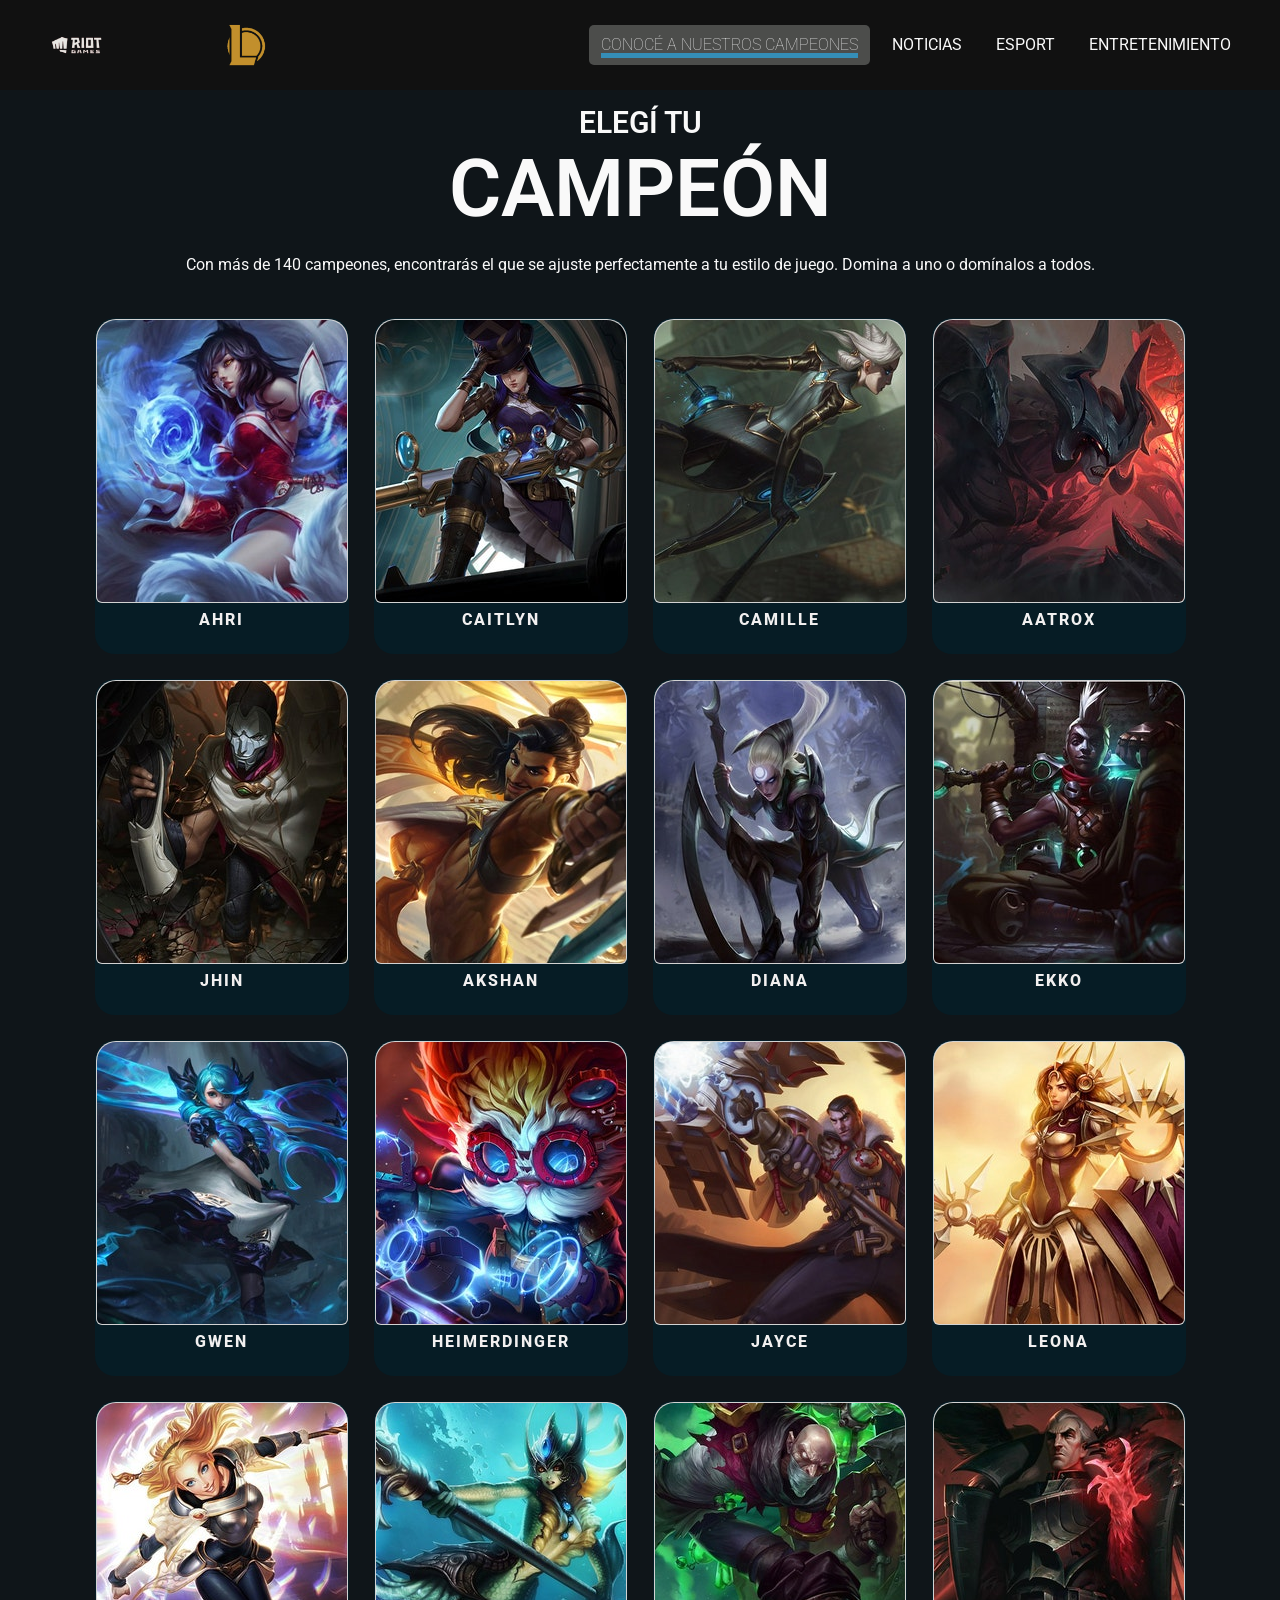
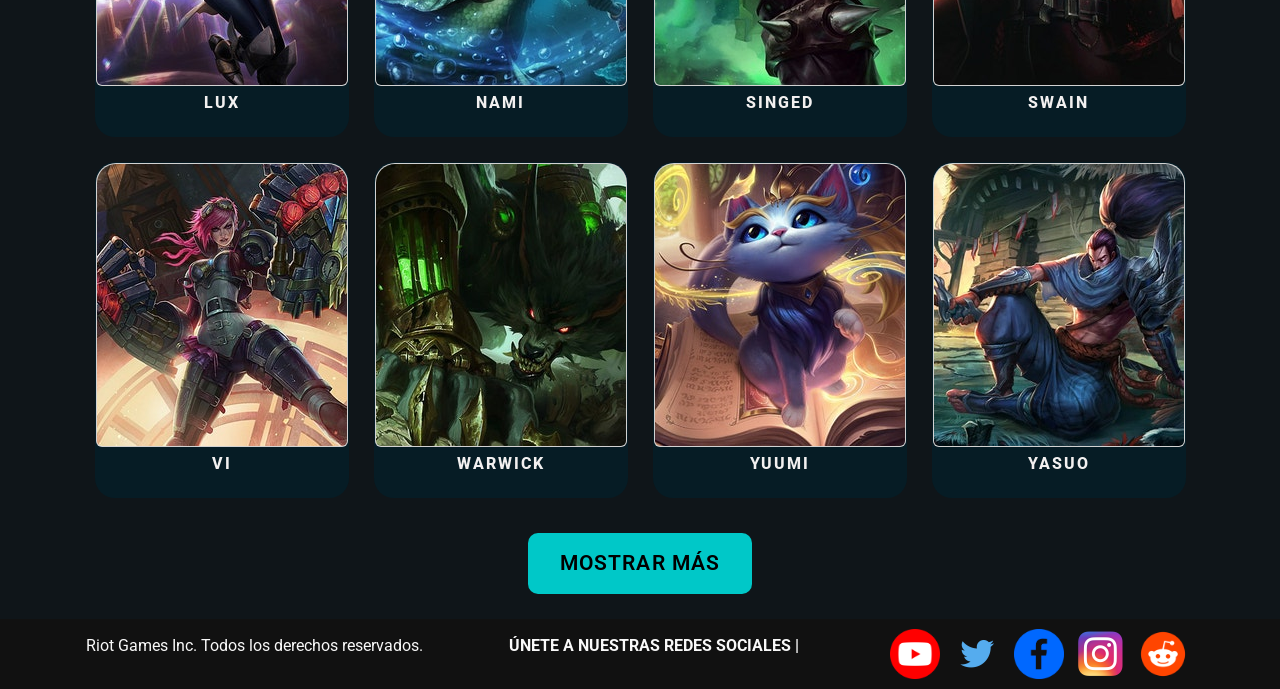
<file: pages/champions.html>
<!DOCTYPE html>
<html lang="es">
<head>
    <meta charset="UTF-8">
    <meta http-equiv="X-UA-Compatible" content="IE=edge">
    <meta name="viewport" content="width=device-width, initial-scale=1.0">
    <title>Conocé a nuestros campeones</title>
    <meta name="description" content="Domina a uno o domínalos a todos.">
    <meta name="keywords" content="League of legends, videojuego, campeón, estilo de juego, riot games">
    <meta name="author" content="Paula Rodriguez"/>
    <!-- CSS BS -->
    <link href="https://cdn.jsdelivr.net/npm/bootstrap@5.3.0-alpha1/dist/css/bootstrap.min.css" rel="stylesheet" integrity="sha384-GLhlTQ8iRABdZLl6O3oVMWSktQOp6b7In1Zl3/Jr59b6EGGoI1aFkw7cmDA6j6gD" crossorigin="anonymous">
    <link rel="icon" href="../images/favicon.png" type="image/x-icon"/>
    <link rel="stylesheet" href="../css/style.css">
</head>
<body>
    <!-- Inicio NavBar con BS -->
    <header>
        <nav class="navbar navbar-expand-xl" id="botonera">
            <div class="container-fluid">
                <a href="../index.html" class="container-logo">
                    <img src="../images/riotgames_logo.png" alt="Logo Riot Games" class="img-logo-riot"/>
                    <img src="../images/logo_lol_encabezado.png" alt="Logo League of Legends" class="img-logo-l"/>
                </a>
                
                <button class="navbar-toggler" type="button" id="burguer" data-bs-toggle="collapse" data-bs-target="#navbarSupportedContent" aria-controls="navbarSupportedContent" aria-expanded="false" aria-label="Toggle navigation">
                    <span class="navbar-toggler-icon"></span>
                </button>
                <div class="collapse navbar-collapse" id="navbarSupportedContent">
                    <ul class="navbar-nav ms-auto mb-2 mb-xl-0">
                        <li class="nav-item">
                            <a class="nav-link links-nav nav-active" aria-current="page" href="#">CONOCÉ A NUESTROS CAMPEONES</a>
                        </li>
                        <li class="nav-item">
                            <a class="nav-link links-nav" href="noticias.html">NOTICIAS</a>
                        </li>
                        <li class="nav-item">
                            <a class="nav-link links-nav" href="esport.html">ESPORT</a>
                        </li>
                        <li class="nav-item">
                            <a class="nav-link links-nav" href="entretenimiento.html">ENTRETENIMIENTO</a>
                        </li>
                    </ul>
                </div>
            </div>
        </nav>
    </header>
    <!-- Fin Navbar con BS -->

    <!-- MAIN INICIO -->
    <main class="container-champions">
        <div class="titulo-champions">
            <h3 class="titulo">ELEGÍ TU <p class="text-campeon">CAMPEÓN </p></h3>
        </div>
        <p class="descripcion-champ">
            Con más de 140 campeones, encontrarás el que se ajuste perfectamente a tu estilo de juego. Domina a uno o domínalos a todos.
        </p>

        
        <div class="container-cards-champ">
            <!-- FILA I -->
            <div class="champion-card">
                <img src="../images/champion/champ-ahri.jpg" alt="img-Ahri" class="card">
                <p class="champion-name">AHRI</p>
            </div>
            <div class="champion-card">
                <img src="../images/champion/champ-caitlyn.jpg" alt="img-Caitlyn" class="card">
                <p class="champion-name">CAITLYN</p>
            </div>
            <div class="champion-card">
                <img src="../images/champion/champ-camille.jpg" alt="img-Camille" class="card">
                <p class="champion-name">CAMILLE</p>
            </div>
            <div class="champion-card">
                <img src="../images/champion/champ-aatrox.jpg" alt="img-Aatrox" class="card">
                <p class="champion-name">AATROX</p>
            </div>
            <div class="champion-card">
                <img src="../images/champion/champ-jhin.jpg" alt="img-Jhin" class="card">
                <p class="champion-name">JHIN</p>
            </div>
            <!-- FILA II -->
            <div class="champion-card">
                <img src="../images/champion/champ-akshan.jpg" alt="img-Akshan" class="card">
                <p class="champion-name">AKSHAN</p>
            </div>
            <div class="champion-card">
                <img src="../images/champion/champ-diana.jpg" alt="img-Diana" class="card">
                <p class="champion-name">DIANA</p>
            </div>
            <div class="champion-card">
                <img src="../images/champion/champ-ekko.jpg" alt="img-Ekko" class="card">
                <p class="champion-name">EKKO</p>
            </div>
            <div class="champion-card">
                <img src="../images/champion/champ-gwen.jpg" alt="img-Gwen" class="card">
                <p class="champion-name">GWEN</p>
            </div>
            <div class="champion-card">
                <img src="../images/champion/champ-heimerdinger.jpg" alt="img-Himerdinger" class="card">
                <p class="champion-name">HEIMERDINGER</p>
            </div>

            <!-- FILA III -->
            <div class="champion-card">
                <img src="../images/champion/champ-jayce.jpg" alt="img-Jayce" class="card">
                <p class="champion-name">JAYCE</p>
            </div>
            <div class="champion-card">
                <img src="../images/champion/champ-leona.jpg" alt="img-Leona" class="card">
                <p class="champion-name">LEONA</p>
            </div>
            <div class="champion-card">
                <img src="../images/champion/champ-lux.jpg" alt="img-Lux" class="card">
                <p class="champion-name">LUX</p>
            </div>
            <div class="champion-card">
                <img src="../images/champion/champ-nami.jpg" alt="img-Nami" class="card">
                <p class="champion-name">NAMI</p>
            </div>
            <div class="champion-card">
                <img src="../images/champion/champ-singed.jpg" alt="img-Singed" class="card">
                <p class="champion-name">SINGED</p>
            </div>

            <!-- FILA IV -->
            <div class="champion-card">
                <img src="../images/champion/champ-swain.jpg" alt="img-Swain" class="card">
                <p class="champion-name">SWAIN</p>
            </div>
            <div class="champion-card">
                <img src="../images/champion/champ-vi.jpg" alt="img-Vi" class="card">
                <p class="champion-name">VI</p>
            </div>
            <div class="champion-card">
                <img src="../images/champion/champ-warwick.jpg" alt="img-Warwick" class="card">
                <p class="champion-name">WARWICK</p>
            </div>
            <div class="champion-card">
                <img src="../images/champion/champ-yuumi.jpg" alt="img-Yuumi" class="card">
                <p class="champion-name">YUUMI</p>
            </div>
            <div class="champion-card">
                <img src="../images/champion/champ-yasuo.jpg" alt="img-Yasuo" class="card">
                <p class="champion-name">YASUO</p>
            </div>
        </div>

    <!-- BOTON -->
            <a target="_blank" class="blue-button" href="https://www.leagueoflegends.com/es-mx/champions/">Mostrar más</a>
    </main>
    <!-- MAIN FIN -->

    <!-- FOOTER INICIO -->
    <footer class="flex-lg-row" id="container-footer">
        <div class="footer-text">
            <div class="text-footer-riot">
                <p>Riot Games Inc. Todos los derechos reservados.</p>
            </div>
        </div>
        <div class="text-footer-redes-sociales">
            <p>únete a nuestras redes sociales |</p>
        </div>

        <div class="container-redes-sociales">
            <a href="https://www.youtube.com/RiotGamesLatino" target="_blank" class="container-link-img-redes">
                <img src="../images/logo_yt.png" alt="Seguinos en Youtube" class="footer-img">
            </a>
            <a href="https://twitter.com/lollatam" target="_blank" class="container-link-img-redes">
                <img src="../images/logo_twitter.png" alt="Seguinos en Twitter" class="footer-img">
            </a>
            <a href="https://www.facebook.com/LeagueofLegendsLatino" target="_blank" class="container-link-img-redes">
                <img src="../images/logo_fb.png" alt="Seguinos en Facebook" class="footer-img">
            </a>
            <a href="https://www.instagram.com/juegalol/" target="_blank" class="container-link-img-redes">
                <img src="../images/logo_ig.png" alt="Seguinos en Instagram" class="footer-img">
            </a>
            <a href="https://www.reddit.com/r/leagueoflegends/" target="_blank" class="container-link-img-redes">
                <img src="../images/logo_redidit.png" alt="Seguinos en Reddit" class="footer-img">
            </a> 
        </div> 
    </footer>
    <!-- FOOTER FIN -->
    <!-- JS de Bs -->
    <script src="https://cdn.jsdelivr.net/npm/bootstrap@5.3.0-alpha1/dist/js/bootstrap.bundle.min.js" integrity="sha384-w76AqPfDkMBDXo30jS1Sgez6pr3x5MlQ1ZAGC+nuZB+EYdgRZgiwxhTBTkF7CXvN" crossorigin="anonymous"></script>
</body>
</html>
</file>
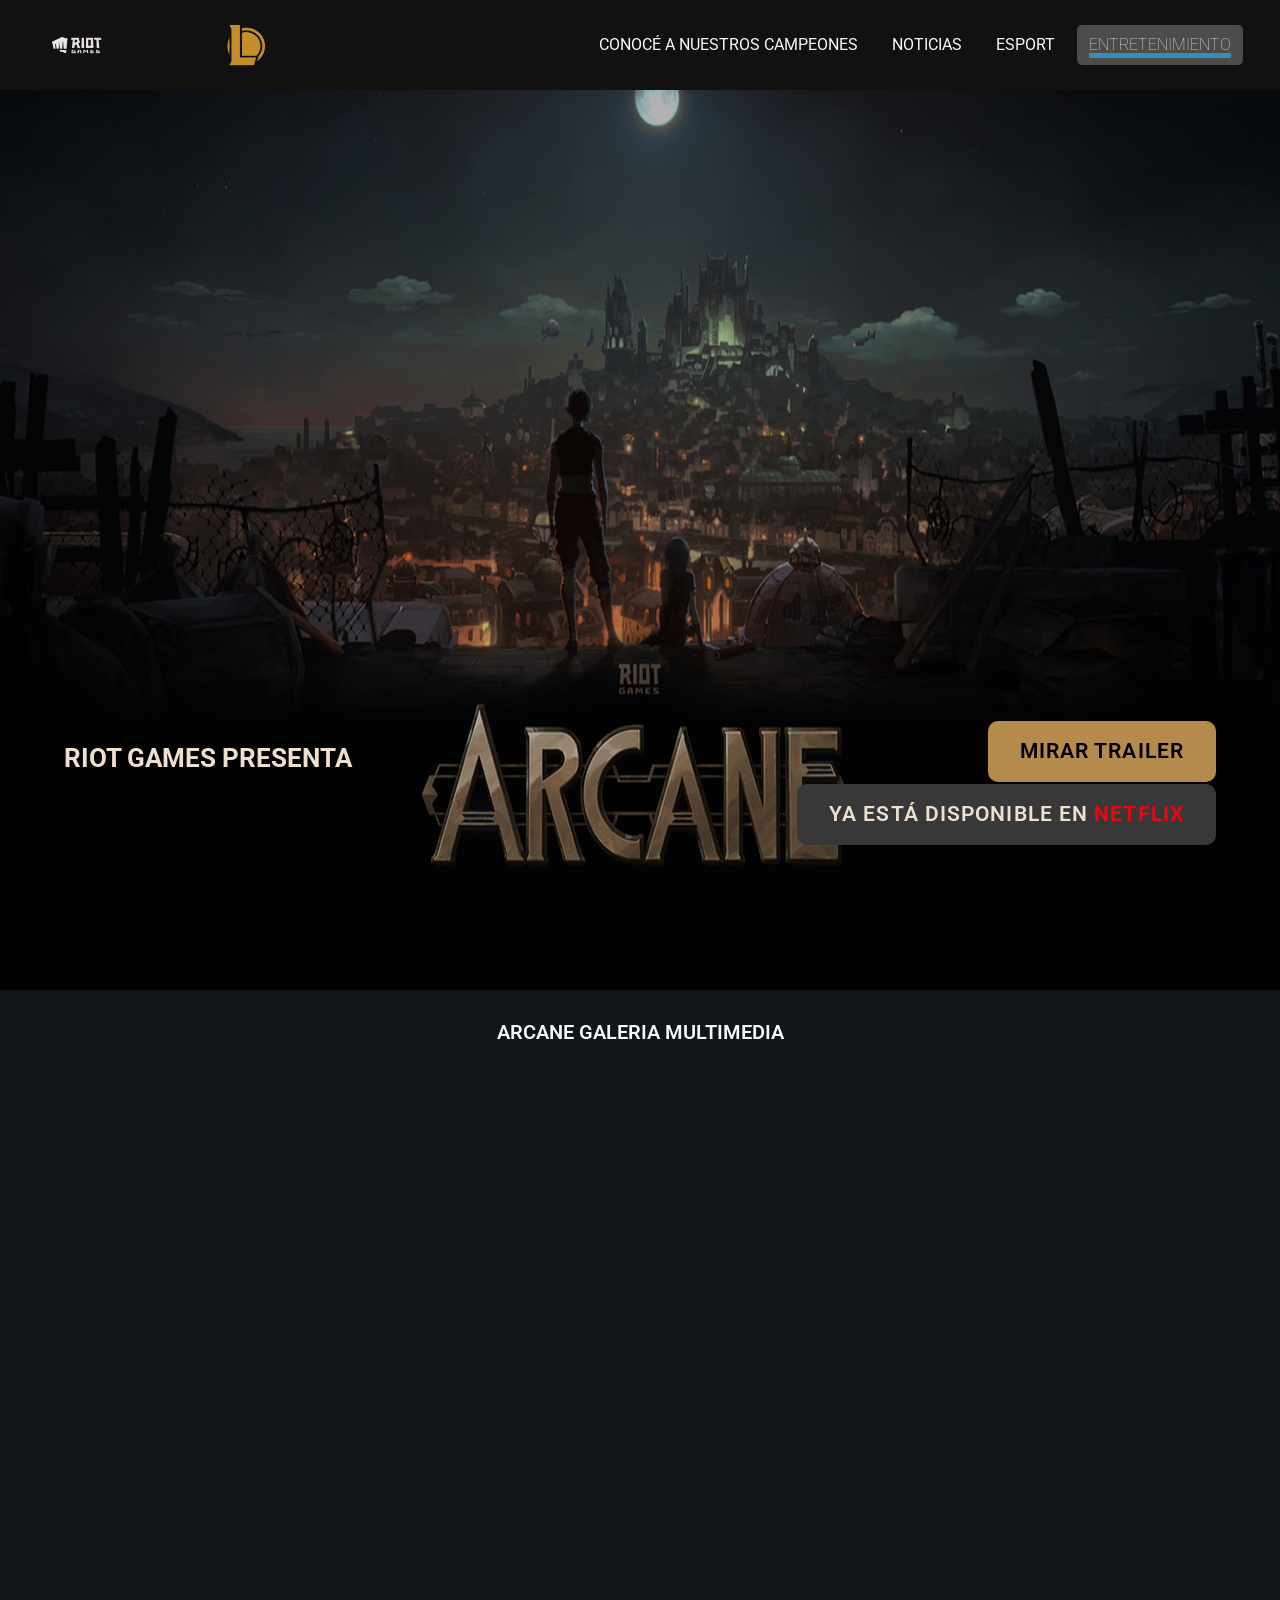
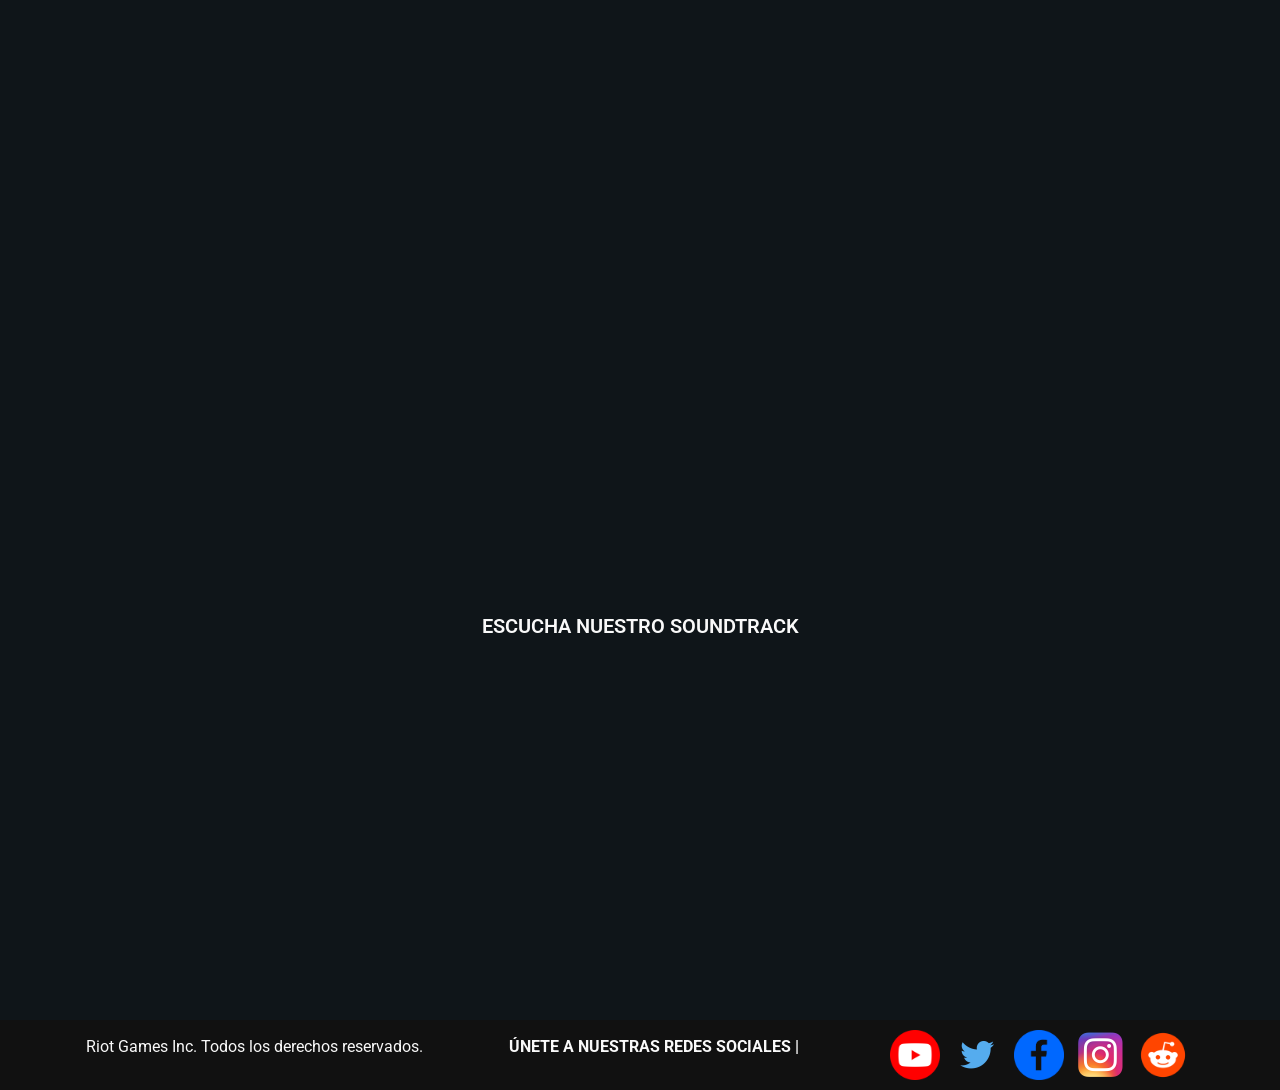
<file: pages/entretenimiento.html>
<!DOCTYPE html>
<html lang="es">
<head>
    <meta charset="UTF-8">
    <meta http-equiv="X-UA-Compatible" content="IE=edge">
    <meta name="viewport" content="width=device-width, initial-scale=1.0">
    <title>Entretenimiento</title>
    <meta name="description" content="Para celebrar el décimo aniversario de League of Legends, Riot anunció una serie de televisión animada, ARCANE, la primera producción de la compañía para televisión.">
    <meta name="keywords" content="League of legends, videojuego, netflix, trailer, arcane, riot games">
    <meta name="author" content="Paula Rodriguez"/>
    <!-- CSS BS -->
    <link href="https://cdn.jsdelivr.net/npm/bootstrap@5.3.0-alpha1/dist/css/bootstrap.min.css" rel="stylesheet" integrity="sha384-GLhlTQ8iRABdZLl6O3oVMWSktQOp6b7In1Zl3/Jr59b6EGGoI1aFkw7cmDA6j6gD" crossorigin="anonymous">
    <link rel="icon" href="../images/favicon.png" type="image/x-icon"/>
    <link rel="stylesheet" href="../css/style.css">
</head>
<body>
     <!-- Inicio Navbar con BS-->
     <header>
        <nav class="navbar navbar-expand-xl" id="botonera">
            <div class="container-fluid">
                <a href="../index.html" class="container-logo">
                    <img src="../images/riotgames_logo.png" alt="Logo Riot Games" class="img-logo-riot"/>
                    <img src="../images/logo_lol_encabezado.png" alt="Logo League of Legends" class="img-logo-l"/>
                </a>
                
                <button class="navbar-toggler" type="button" id="burguer" data-bs-toggle="collapse" data-bs-target="#navbarSupportedContent" aria-controls="navbarSupportedContent" aria-expanded="false" aria-label="Toggle navigation">
                    <span class="navbar-toggler-icon"></span>
                </button>
                <div class="collapse navbar-collapse" id="navbarSupportedContent">
                    <ul class="navbar-nav ms-auto mb-2 mb-xl-0">
                        <li class="nav-item">
                            <a class="nav-link links-nav" aria-current="page" href="champions.html">CONOCÉ A NUESTROS CAMPEONES</a>
                        </li>
                        <li class="nav-item">
                            <a class="nav-link links-nav" href="noticias.html">NOTICIAS</a>
                        </li>
                        <li class="nav-item">
                            <a class="nav-link links-nav" href="esport.html">ESPORT</a>
                        </li>
                        <li class="nav-item">
                            <a class="nav-link links-nav nav-active" href="#">ENTRETENIMIENTO</a>
                        </li>
                    </ul>
                </div>
            </div>
        </nav>
    </header>

    <main class="main-container-entretenimiento">
    <!-- principal -->
        <section class="container-arcane">
            <p class="titulo-riot animate-text">RIOT GAMES PRESENTA</p>
            <img src="../images/arcane/arcane2.jpg" alt="Arcane" class="img-arcane">
            <a href="https://www.youtube.com/watch?v=xPKN7MxS8TU&ab_channel=NetflixLatinoam%C3%A9rica" target="_blank" class="button trailer-button">Mirar trailer</a>

            <a href="https://www.netflix.com/title/81435684" target="_blank" class="button-netflix">
                Ya está disponible en 
                <span class="span-netflix">Netflix</span>
            </a>
        </section>
        
        <!-- galeria multimedia -->
        <section class="multimedia-arcane">
            <h2 class="multimedia-title">ARCANE GALERIA MULTIMEDIA</h2>
            <div class="multimedia-container">
                <iframe class="multimedia-video" src="https://www.youtube.com/embed/vtO1b9GrNSQ" title="YouTube video player" frameborder="0" allow="accelerometer; autoplay; clipboard-write; encrypted-media; gyroscope; picture-in-picture; web-share" allowfullscreen></iframe>
                <iframe class="multimedia-video" src="https://www.youtube.com/embed/tFX1n5bKzjg" title="YouTube video player" frameborder="0" allow="accelerometer; autoplay; clipboard-write; encrypted-media; gyroscope; picture-in-picture; web-share" allowfullscreen></iframe>
                <iframe class="multimedia-video" src="https://www.youtube.com/embed/GV0dDLtOp9A" title="YouTube video player" frameborder="0" allow="accelerometer; autoplay; clipboard-write; encrypted-media; gyroscope; picture-in-picture; web-share" allowfullscreen></iframe>
            </div>
        </section>
        <!-- spotyfy -->
        <section  class="multimedia-arcane">       
            <h2 class="multimedia-title">ESCUCHA NUESTRO SOUNDTRACK</h2>
            <iframe style="border-radius:12px" src="https://open.spotify.com/embed/album/3MdiH74FL8mhlbnR6DcqJd?utm_source=generator" width="50%" height="352" frameBorder="0" allowfullscreen="" allow="autoplay; clipboard-write; encrypted-media; fullscreen; picture-in-picture" loading="lazy"></iframe>
        </section>
        
    </main>

    <footer class="flex-lg-row" id="container-footer"">
        <!-- links absolutos, me doy cuenta por la URL -->
        <div class="footer-text">
            <div class="text-footer-riot">
                <p>Riot Games Inc. Todos los derechos reservados.</p>
            </div>
        </div>
        <div class="text-footer-redes-sociales">
            <p>únete a nuestras redes sociales |</p>
        </div>

        <div class="container-redes-sociales">
            <a href="https://www.youtube.com/RiotGamesLatino" target="_blank" class="container-link-img-redes">
                <img src="../images/logo_yt.png" alt="Seguinos en Youtube" class="footer-img">
            </a>
            <a href="https://twitter.com/lollatam" target="_blank" class="container-link-img-redes">
                <img src="../images/logo_twitter.png" alt="Seguinos en Twitter" class="footer-img">
            </a>
            <a href="https://www.facebook.com/LeagueofLegendsLatino" target="_blank" class="container-link-img-redes">
                <img src="../images/logo_fb.png" alt="Seguinos en Facebook" class="footer-img">
            </a>
            <a href="https://www.instagram.com/juegalol/" target="_blank" class="container-link-img-redes">
                <img src="../images/logo_ig.png" alt="Seguinos en Instagram" class="footer-img">
            </a>
            <a href="https://www.reddit.com/r/leagueoflegends/" target="_blank" class="container-link-img-redes">
                <img src="../images/logo_redidit.png" alt="Seguinos en Reddit" class="footer-img">
            </a> 
        </div>
            
    </footer>
    <!-- JS de Bs -->
    <script src="https://cdn.jsdelivr.net/npm/bootstrap@5.3.0-alpha1/dist/js/bootstrap.bundle.min.js" integrity="sha384-w76AqPfDkMBDXo30jS1Sgez6pr3x5MlQ1ZAGC+nuZB+EYdgRZgiwxhTBTkF7CXvN" crossorigin="anonymous"></script>
</body>
</html>
</file>
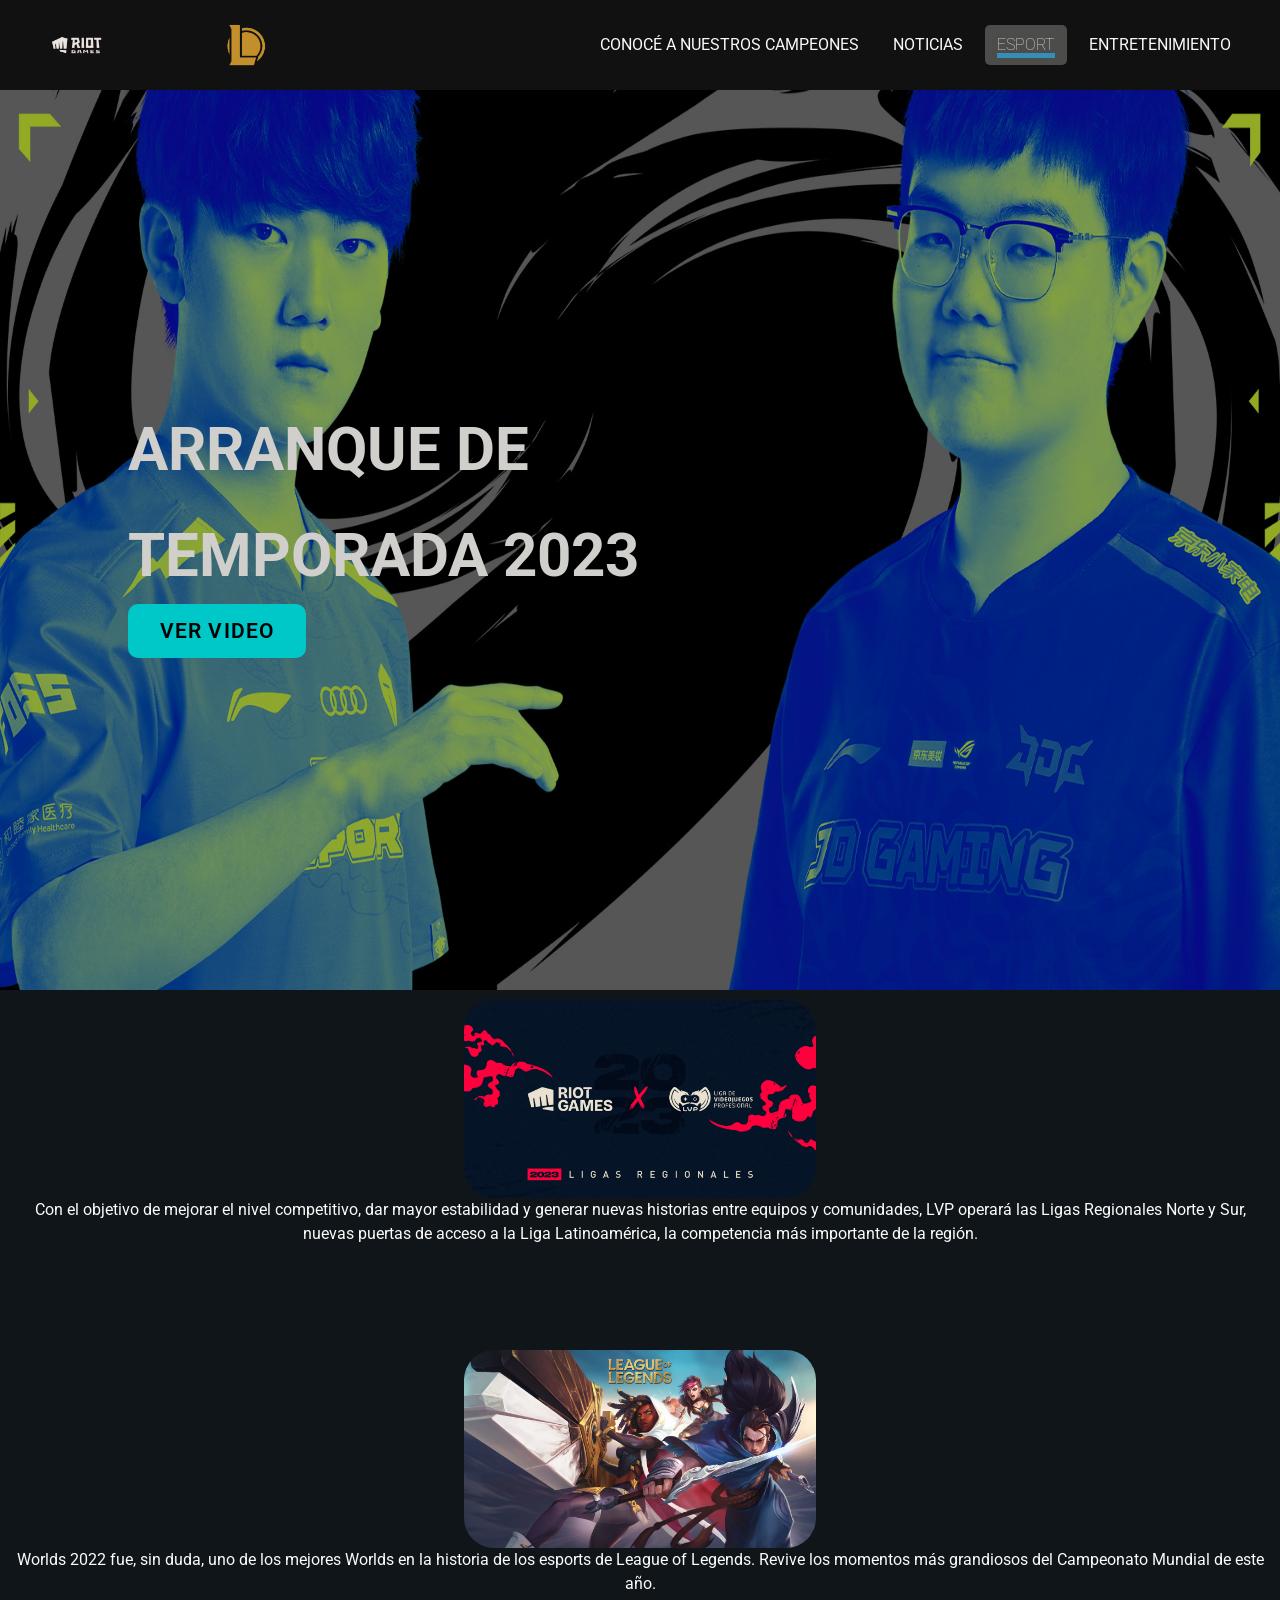
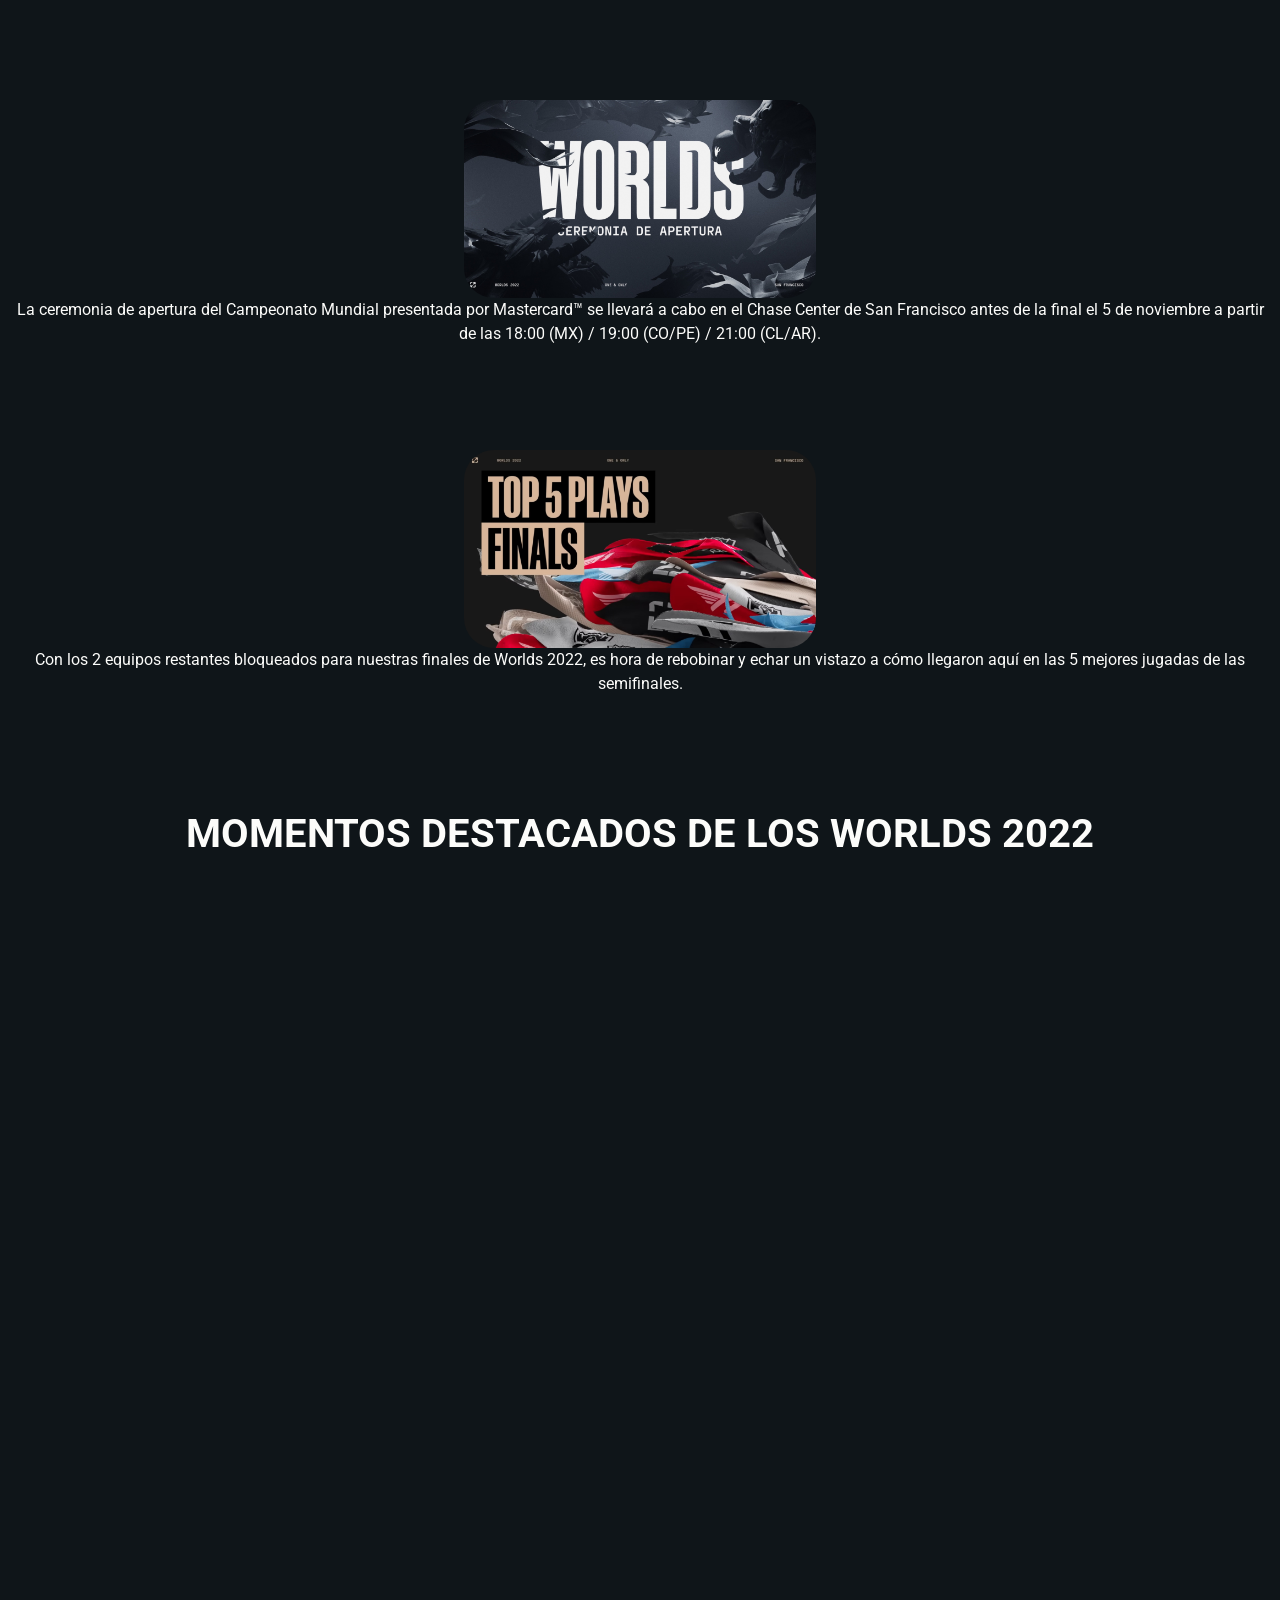
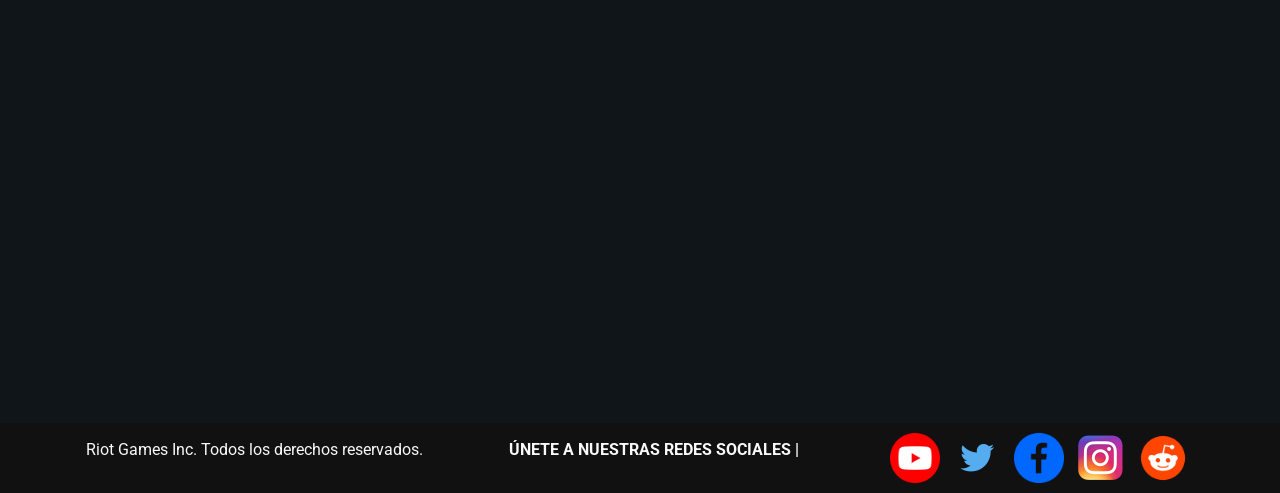
<file: pages/esport.html>
<!DOCTYPE html>
<html lang="es">
<head>
    <meta charset="UTF-8">
    <meta http-equiv="X-UA-Compatible" content="IE=edge">
    <meta name="viewport" content="width=device-width, initial-scale=1.0">
    <title>Esport</title>
    <meta name="description" content="League of Legends es uno de los deportes electrónicos más grandes del mundo.">
    <meta name="keywords" content="League of legends, videojuego, Worlds, esport, riot games">
    <meta name="author" content="Paula Rodriguez"/>
    <!-- CSS BS -->
    <link href="https://cdn.jsdelivr.net/npm/bootstrap@5.3.0-alpha1/dist/css/bootstrap.min.css" rel="stylesheet" integrity="sha384-GLhlTQ8iRABdZLl6O3oVMWSktQOp6b7In1Zl3/Jr59b6EGGoI1aFkw7cmDA6j6gD" crossorigin="anonymous">
    <link rel="icon" href="../images/favicon.png" type="image/x-icon"/>
    <link rel="stylesheet" href="../css/style.css">
</head>
<body>
     <!-- Inicio Navbar con BS-->
     <header>
        <nav class="navbar navbar-expand-xl" id="botonera">
            <div class="container-fluid">
                <a href="../index.html" class="container-logo">
                    <img src="../images/riotgames_logo.png" alt="Logo Riot Games" class="img-logo-riot"/>
                    <img src="../images/logo_lol_encabezado.png" alt="Logo League of Legends" class="img-logo-l"/>
                </a>
                
                <button class="navbar-toggler" type="button" id="burguer" data-bs-toggle="collapse" data-bs-target="#navbarSupportedContent" aria-controls="navbarSupportedContent" aria-expanded="false" aria-label="Toggle navigation">
                    <span class="navbar-toggler-icon"></span>
                </button>
                <div class="collapse navbar-collapse" id="navbarSupportedContent">
                    <ul class="navbar-nav ms-auto mb-2 mb-xl-0">
                        <li class="nav-item">
                            <a class="nav-link links-nav" aria-current="page" href="champions.html">CONOCÉ A NUESTROS CAMPEONES</a>
                        </li>
                        <li class="nav-item">
                            <a class="nav-link links-nav" href="noticias.html">NOTICIAS</a>
                        </li>
                        <li class="nav-item">
                            <a class="nav-link links-nav nav-active" href="#">ESPORT</a>
                        </li>
                        <li class="nav-item">
                            <a class="nav-link links-nav" href="entretenimiento.html">ENTRETENIMIENTO</a>
                        </li>
                    </ul>
                </div>
            </div>
        </nav>
    </header>

    <main class="main-esports">
        <!-- TEMPORADA -->
        <section class="container-arranque-temporada">
            <img class="imagen-principal" src="../images/noticias/hype-film.jpg" alt="temporada-2023">
            <div class="ver-temporada">
                <p class="titulo-esports">Arranque de</p>
                <p class="titulo-esports parrafo-temporada">Temporada 2023</p>
                <a target="_blank" class="blue-button" href="https://www.youtube.com/watch?v=IdCggeiDOC8&ab_channel=LLA">Ver video</a>
            </div>
        </section>
        <!-- FIN TEMPORADA -->
        <!-- ARTICULOS ESPORT INICIO -->
        <section class="container-articulos-esports">
            <div class="container-esports">
                <img src="../images/esports/ligas-regionales-modificada.jpg" alt="ligas-regionales" class="imagen-esports">
                <p class="parrafo-esport">Con el objetivo de mejorar el nivel competitivo, dar mayor estabilidad y generar nuevas historias entre equipos y comunidades, LVP operará las Ligas Regionales Norte y Sur, nuevas puertas de acceso a la Liga Latinoamérica, la competencia más importante de la región.</p>
            </div>
            <div class="container-esports">
                <img src="../images/esports/momentos-destacados-modificada.jpg" alt="momentos-destacados" class="imagen-esports">
                <p class="parrafo-esport">Worlds 2022 fue, sin duda, uno de los mejores Worlds en la historia de los esports de League of Legends. Revive los momentos más grandiosos del Campeonato Mundial de este año.</p>
            </div>
            <div class="container-esports">
                <img src="../images/esports/ceremonia-apertura-modificada.jpg" alt="ceremonia-apertura" class="imagen-esports">
                <p class="parrafo-esport">La ceremonia de apertura del Campeonato Mundial presentada por Mastercard™ se llevará a cabo en el Chase Center de San Francisco antes de la final el 5 de noviembre a partir de las 18:00 (MX) / 19:00 (CO/PE) / 21:00 (CL/AR).</p>
            </div>
            <div class="container-esports">
                <img src="../images/esports/mejores-jugadas-modificada.jpg" alt="mejores-jugdas" class="imagen-esports">
                <p class="parrafo-esport">Con los 2 equipos restantes bloqueados para nuestras finales de Worlds 2022, es hora de rebobinar y echar un vistazo a cómo llegaron aquí en las 5 mejores jugadas de las semifinales.</p>
            </div>
        </section>
        <!-- ARTICULOS ESPORT FIN -->
        <section class="esport-momentos-videos">
            <h2 class="titulo-destacados">Momentos destacados de los Worlds 2022</h2>
            <div class="videos-esports">
                <iframe class="video-esports-iframe" src="https://www.youtube.com/embed/AVQMhQ3KRco" title="YouTube video player" frameborder="0" allow="accelerometer; autoplay; clipboard-write; encrypted-media; gyroscope; picture-in-picture; web-share" allowfullscreen></iframe>
                <iframe class="video-esports-iframe" src="https://www.youtube.com/embed/PzRi2JyRlvw" title="YouTube video player" frameborder="0" allow="accelerometer; autoplay; clipboard-write; encrypted-media; gyroscope; picture-in-picture; web-share" allowfullscreen></iframe>
                <iframe class="video-esports-iframe" src="https://www.youtube.com/embed/SZxvqmyb-d4" title="YouTube video player" frameborder="0" allow="accelerometer; autoplay; clipboard-write; encrypted-media; gyroscope; picture-in-picture; web-share" allowfullscreen></iframe>
            </div>
        </section>
    </main>

    <footer class="flex-lg-row" id="container-footer">
        <!-- links absolutos, me doy cuenta por la URL -->
        <div class="footer-text">
            <div class="text-footer-riot">
                <p>Riot Games Inc. Todos los derechos reservados.</p>
            </div>
        </div>
        <div class="text-footer-redes-sociales">
            <p>únete a nuestras redes sociales |</p>
        </div>

        <div class="container-redes-sociales">
            <a href="https://www.youtube.com/RiotGamesLatino" target="_blank" class="container-link-img-redes">
                <img src="../images/logo_yt.png" alt="Seguinos en Youtube" class="footer-img">
            </a>
            <a href="https://twitter.com/lollatam" target="_blank" class="container-link-img-redes">
                <img src="../images/logo_twitter.png" alt="Seguinos en Twitter" class="footer-img">
            </a>
            <a href="https://www.facebook.com/LeagueofLegendsLatino" target="_blank" class="container-link-img-redes">
                <img src="../images/logo_fb.png" alt="Seguinos en Facebook" class="footer-img">
            </a>
            <a href="https://www.instagram.com/juegalol/" target="_blank" class="container-link-img-redes">
                <img src="../images/logo_ig.png" alt="Seguinos en Instagram" class="footer-img">
            </a>
            <a href="https://www.reddit.com/r/leagueoflegends/" target="_blank" class="container-link-img-redes">
                <img src="../images/logo_redidit.png" alt="Seguinos en Reddit" class="footer-img">
            </a> 
        </div>
            
    </footer>
    <!-- JS de Bs -->
    <script src="https://cdn.jsdelivr.net/npm/bootstrap@5.3.0-alpha1/dist/js/bootstrap.bundle.min.js" integrity="sha384-w76AqPfDkMBDXo30jS1Sgez6pr3x5MlQ1ZAGC+nuZB+EYdgRZgiwxhTBTkF7CXvN" crossorigin="anonymous"></script>    
</body>
</html>
</file>
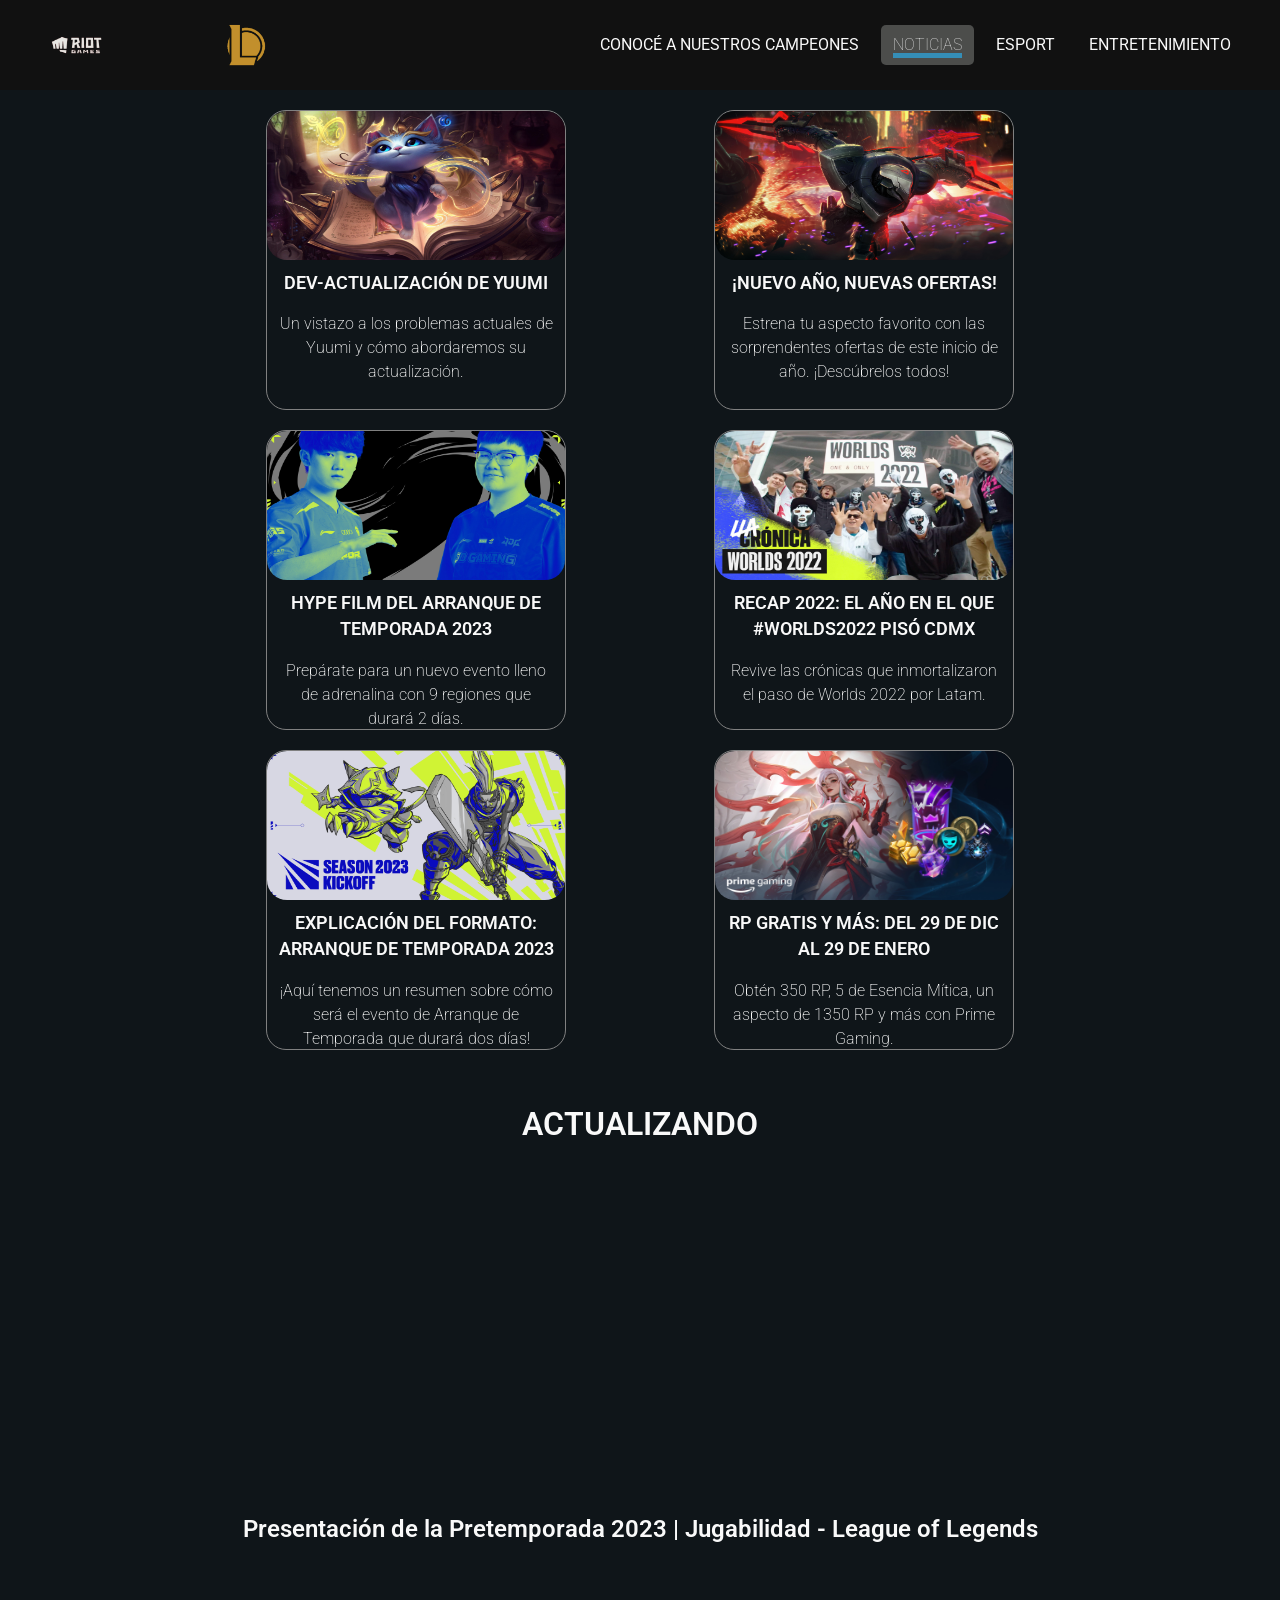
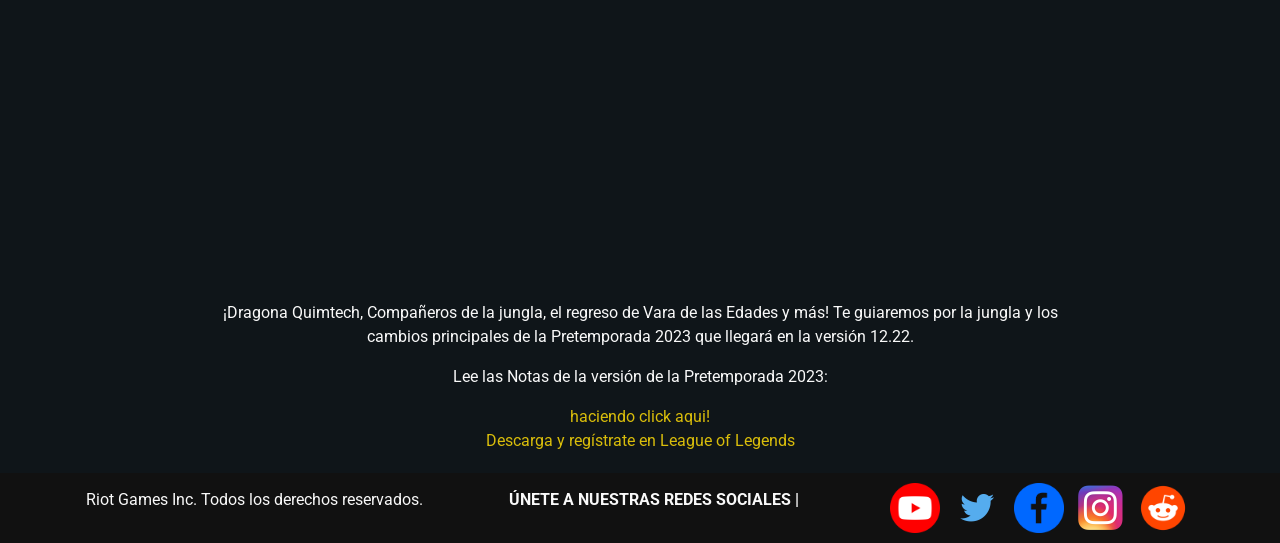
<file: pages/noticias.html>
<!DOCTYPE html>
<html lang="es">
<head>
    <meta charset="UTF-8">
    <meta http-equiv="X-UA-Compatible" content="IE=edge">
    <meta name="viewport" content="width=device-width, initial-scale=1.0">
    <title>Noticias</title>
    <meta name="description" content="El día a día del mundo de League of Legends.">
    <meta name="keywords" content="League of legends, pretemporada, Worlds, esport, arranque de temporada, riot games">
    <meta name="author" content="Paula Rodriguez"/>
    <!-- CSS BS -->
    <link href="https://cdn.jsdelivr.net/npm/bootstrap@5.3.0-alpha1/dist/css/bootstrap.min.css" rel="stylesheet" integrity="sha384-GLhlTQ8iRABdZLl6O3oVMWSktQOp6b7In1Zl3/Jr59b6EGGoI1aFkw7cmDA6j6gD" crossorigin="anonymous">
    <link rel="icon" href="../images/favicon.png" type="image/x-icon"/>
    <link rel="stylesheet" href="../css/style.css">
</head>
<body>
    <!-- Inicio Navbar con BS-->
    <header>
        <nav class="navbar navbar-expand-xl" id="botonera">
            <div class="container-fluid">
                <a href="../index.html" class="container-logo">
                    <img src="../images/riotgames_logo.png" alt="Logo Riot Games" class="img-logo-riot"/>
                    <img src="../images/logo_lol_encabezado.png" alt="Logo League of Legends" class="img-logo-l"/>
                </a>
                
                <button class="navbar-toggler" type="button" id="burguer" data-bs-toggle="collapse" data-bs-target="#navbarSupportedContent" aria-controls="navbarSupportedContent" aria-expanded="false" aria-label="Toggle navigation">
                    <span class="navbar-toggler-icon"></span>
                </button>
                <div class="collapse navbar-collapse" id="navbarSupportedContent">
                    <ul class="navbar-nav ms-auto mb-2 mb-xl-0">
                        <li class="nav-item">
                            <a class="nav-link links-nav" aria-current="page" href="champions.html">CONOCÉ A NUESTROS CAMPEONES</a>
                        </li>
                        <li class="nav-item">
                            <a class="nav-link links-nav nav-active" href="#">NOTICIAS</a>
                        </li>
                        <li class="nav-item">
                            <a class="nav-link links-nav" href="esport.html">ESPORT</a>
                        </li>
                        <li class="nav-item">
                            <a class="nav-link links-nav" href="entretenimiento.html">ENTRETENIMIENTO</a>
                        </li>
                    </ul>
                </div>
            </div>
        </nav>
    </header>

    <main class="articulos">
        <!-- ARTICULOS INICIO -->
        <section class="noticias-articulos seccion flex-lg-row">
            <div class="noticias-container">
                <div class="container-articulos">
                    <img src="../images/noticias/dev-actualizacion.jpg" alt="dev-actualziacion" class="imagenes-noticias">
                    <div class="description-articulos">
                        <p class="encabezado-noticia">Dev-Actualización de Yuumi</p>
                        <p class="info-articulo">Un vistazo a los problemas actuales de Yuumi y cómo abordaremos su actualización.</p>
                    </div>
                </div>
                <div class="container-articulos">
                    <img src="../images/noticias/hype-film.jpg" alt="img-hype" class="imagenes-noticias">
                    <div class="description-articulos">
                        <p class="encabezado-noticia">HYPE FILM DEL ARRANQUE DE TEMPORADA 2023</p>
                        <p class="info-articulo">Prepárate para un nuevo evento lleno de adrenalina con 9 regiones que durará 2 días.</p>
                    </div>
                </div>
                <div class="container-articulos">
                    <img src="../images/noticias/temporada-2023.jpg" alt="temporada-2023" class="imagenes-noticias">
                    <div class="description-articulos">
                        <p class="encabezado-noticia">Explicación del formato: Arranque de Temporada 2023</p>
                        <p class="info-articulo">¡Aquí tenemos un resumen sobre cómo será el evento de Arranque de Temporada que durará dos días!</p>
                    </div>
                </div>
            </div>
            <div class="noticias-container">
                <div class="container-articulos">
                    <img src="../images/noticias/nuevas-ofertas.jpg" alt="nueva-oferta" class="imagenes-noticias">
                    <div class="description-articulos">
                        <p class="encabezado-noticia">¡Nuevo año, Nuevas ofertas!</p>
                        <p class="info-articulo">Estrena tu aspecto favorito con las sorprendentes ofertas de este inicio de año. ¡Descúbrelos todos!</p>
                    </div>
                </div>
                <div class="container-articulos">
                    <img src="../images/noticias/recap-2022.jpg" alt="recap" class="imagenes-noticias">
                    <div class="description-articulos">
                        <p class="encabezado-noticia">Recap 2022: El año en el que #Worlds2022 pisó CDMX</p>
                        <p class="info-articulo">Revive las crónicas que inmortalizaron el paso de Worlds 2022 por Latam.</p>
                    </div>
                </div>
                <div class="container-articulos">
                    <img src="../images/noticias/rp.jpg" alt="rp" class="imagenes-noticias">
                    <div class="description-articulos">
                        <p class="encabezado-noticia">RP gratis y más: del 29 de dic al 29 de enero</p>
                        <p class="info-articulo">Obtén 350 RP, 5 de Esencia Mítica, un aspecto de 1350 RP y más con Prime Gaming.</p>
                    </div>
                </div>
            </div>
        </section>
        <!-- ARTICULOS FIN -->

        <!-- ACTUALIZANDO INICIO -->
        <section class="seccion container-actualizando ">
            <h3 class="titulo-actualizando">ACTUALIZANDO</h3>
            <iframe id="youtube-video" width="560" height="315" src="https://www.youtube.com/embed/Vs1fLydYUHI" title="YouTube video player" frameborder="0" allow="accelerometer; autoplay; clipboard-write; encrypted-media; gyroscope; picture-in-picture; web-share" allowfullscreen></iframe>
        </section>
        <!-- ACTUALIZANDO FIN -->

        <!-- PRETEMPORADA INICIO -->
        <section class="seccion container-pretemporada ">
            <h3 class="titulo-pretemporada">Presentación de la Pretemporada 2023 | Jugabilidad - League of Legends</h3>
            <iframe id="youtube-video" width="560" height="315" src="https://www.youtube.com/embed/XYoha3THliw" title="YouTube video player" frameborder="0" allow="accelerometer; autoplay; clipboard-write; encrypted-media; gyroscope; picture-in-picture; web-share" allowfullscreen></iframe>
            
            <div class="contenedores-parrafos">
                <p class="parrafo-pretemporada">¡Dragona Quimtech, Compañeros de la jungla, el regreso de Vara de las Edades y más! Te guiaremos por la jungla y los cambios principales de la Pretemporada 2023 que llegará en la versión 12.22.</p>
                <p class="parrafo-pretemporada">Lee las Notas de la versión de la Pretemporada 2023:</p>
                <a class="link-pretemporada" href="https://riot.com/3TC1Y8I" target="_blank">haciendo click aqui!</a>
                <br />
                <a class="link-pretemporada" target="_blank" href="https://signup.lan.leagueoflegends.com/es/signup/index">Descarga y regístrate en League of Legends</a>
            </div>
        </section>
        <!-- PRETEMPORADA FIN --> 
    </main>

    <!-- FIN MAIN -->

    <footer class="flex-lg-row" id="container-footer">
        <!-- links absolutos, me doy cuenta por la URL -->
        <div class="footer-text">
            <div class="text-footer-riot">
                <p>Riot Games Inc. Todos los derechos reservados.</p>
            </div>
        </div>
        <div class="text-footer-redes-sociales">
            <p>únete a nuestras redes sociales |</p>
        </div>

        <div class="container-redes-sociales">
            <a href="https://www.youtube.com/RiotGamesLatino" target="_blank" class="container-link-img-redes">
                <img src="../images/logo_yt.png" alt="Seguinos en Youtube" class="footer-img">
            </a>
            <a href="https://twitter.com/lollatam" target="_blank" class="container-link-img-redes">
                <img src="../images/logo_twitter.png" alt="Seguinos en Twitter" class="footer-img">
            </a>
            <a href="https://www.facebook.com/LeagueofLegendsLatino" target="_blank" class="container-link-img-redes">
                <img src="../images/logo_fb.png" alt="Seguinos en Facebook" class="footer-img">
            </a>
            <a href="https://www.instagram.com/juegalol/" target="_blank" class="container-link-img-redes">
                <img src="../images/logo_ig.png" alt="Seguinos en Instagram" class="footer-img">
            </a>
            <a href="https://www.reddit.com/r/leagueoflegends/" target="_blank" class="container-link-img-redes">
                <img src="../images/logo_redidit.png" alt="Seguinos en Reddit" class="footer-img">
            </a> 
        </div>
            
    </footer>
    
    <!-- JS de Bs -->
    <script src="https://cdn.jsdelivr.net/npm/bootstrap@5.3.0-alpha1/dist/js/bootstrap.bundle.min.js" integrity="sha384-w76AqPfDkMBDXo30jS1Sgez6pr3x5MlQ1ZAGC+nuZB+EYdgRZgiwxhTBTkF7CXvN" crossorigin="anonymous"></script>
</body>
</html>
</file>
<file: css/style.css>
@import url("https://fonts.googleapis.com/css2?family=Open+Sans&family=Roboto&display=swap");
.general-logo, #botonera .links-nav:hover, #botonera .container-logo .img-logo-l:hover, #botonera .container-logo .img-logo-riot:hover, .nav-active {
  background-color: #535452;
  border-radius: 5px;
  opacity: 0.9;
}

.img-general-logo, #botonera .container-logo .img-logo-l, #botonera .container-logo .img-logo-riot {
  height: 100px;
}
@media (max-width: 1400px) {
  .img-general-logo, #botonera .container-logo .img-logo-l, #botonera .container-logo .img-logo-riot {
    height: 90px;
  }
}
@media (max-width: 1200px) {
  .img-general-logo, #botonera .container-logo .img-logo-l, #botonera .container-logo .img-logo-riot {
    height: 85px;
  }
}
@media (max-width: 992px) {
  .img-general-logo, #botonera .container-logo .img-logo-l, #botonera .container-logo .img-logo-riot {
    height: 75px;
  }
}
@media (max-width: 768px) {
  .img-general-logo, #botonera .container-logo .img-logo-l, #botonera .container-logo .img-logo-riot {
    height: 65px;
  }
}
@media (max-width: 576px) {
  .img-general-logo, #botonera .container-logo .img-logo-l, #botonera .container-logo .img-logo-riot {
    height: 55px;
  }
}

.general-button, .main-container-entretenimiento .button-netflix, .error-404 .error-404-button .button-volver-index, .blue-button, .button {
  border: none;
  padding: 15px 32px;
  margin: 10px 0;
  border-radius: 10px;
  text-decoration: none;
  letter-spacing: 1.1px;
  text-transform: uppercase;
  font-weight: 600;
  font-size: 1.3em;
}

.button {
  cursor: pointer;
  background-color: rgb(181, 138, 77);
  color: #000;
}

.button:hover {
  background-color: rgb(237, 224, 206);
  transform: scale(1.05);
}

.button-submit {
  margin-right: 20px;
}

* {
  font-family: "Roboto", "Open Sans", sans-serif;
  box-sizing: border-box;
}

h1 {
  color: #f9f9f9;
  text-transform: uppercase;
  font-weight: bold;
}

h2 {
  color: #f9f9f9;
  font-size: 20px;
  font-weight: 600;
}

.blue-button {
  background-color: #00c8c8;
  color: #000;
}
.blue-button:hover {
  background-color: #6fe2ff;
  transform: scale(1.05);
}

@keyframes animation {
  50% {
    background-color: rgb(181, 138, 77);
    color: #000;
  }
}
.animate {
  animation-name: animation;
  animation-duration: 8s;
  animation-iteration-count: infinite;
  animation-delay: 1.2s;
  animation-timing-function: ease-in-out;
  border-radius: 10px;
  padding: 15px;
}

@keyframes animationII {
  50% {
    color: gray;
  }
}
.animate-text {
  animation-name: animationII;
  animation-duration: 10s;
  animation-delay: 1s;
  animation-iteration-count: infinite;
  font-size: 2em;
  font-weight: bolder;
}

@media (max-width: 768px) {
  #youtube-video {
    width: 80%;
    height: 80%;
  }
}
.nav-active {
  color: #f2f0f0;
  font-weight: lighter;
  padding: 8px 12px;
  text-decoration: underline solid #3a9cc9 30% !important;
}

#botonera {
  background-color: #111;
  display: flex;
  flex-direction: row;
  justify-content: space-between;
  align-items: center;
  width: 100%;
  margin: 0%;
  padding: 0%;
  padding-right: 20px;
  z-index: 5;
}
#botonera .container-logo {
  color: #d9bd0b;
  text-decoration: none;
  text-transform: uppercase;
  width: 30;
}
@media (max-width: 1200px) {
  #botonera .container-logo .img-logo-riot {
    display: none;
  }
}
#botonera .container-logo .img-logo-riot:hover {
  padding: 6px 8px;
}
#botonera .container-logo .img-logo-l:hover {
  padding: 8px 10px;
}
#botonera #burguer {
  background-color: rgb(181, 138, 77);
}
#botonera .links-nav {
  color: #f9f9f9;
  margin: 5px;
  padding: 8px 12px;
  text-decoration: none;
}
#botonera .links-nav:hover {
  color: #f2f0f0;
  font-weight: lighter;
  padding: 8px 12px;
  text-decoration: underline solid #3a9cc9 30%;
}

.main-container {
  background-color: #0f1519;
}
.main-container .container-img {
  height: 100%;
}
.main-container .container-img .titulo-logo {
  width: 25%;
  position: absolute;
  top: 30%;
  left: 38%;
}
@media (max-width: 1200px) {
  .main-container .container-img .titulo-logo {
    display: none;
  }
}
@media (max-width: 768px) {
  .main-container .container-img .titulo-logo {
    width: 30%;
    position: absolute;
    top: 55%;
    left: 35%;
  }
}
@media (max-width: 576px) {
  .main-container .container-img .titulo-logo {
    width: 30%;
    position: absolute;
    top: 58%;
    left: 38%;
  }
}
.main-container .container-img .video-index {
  height: 100vh;
  width: 100%;
}
@media (max-width: 1200px) {
  .main-container .container-img .video-index {
    height: auto;
  }
}
.main-container .info-juego {
  display: flex;
  flex-direction: column;
  justify-content: center;
  align-items: center;
  padding: 15px 0;
}
.main-container .info-juego .container-description {
  border: 1px solid rgb(181, 138, 77);
  padding: 10px;
  border-radius: 8px;
  margin: 15px 20px;
}
.main-container .info-juego .container-description .descripcion-juego {
  font-size: 16px;
  color: #f9f9f9;
  letter-spacing: 1.1px;
  line-height: 20px;
}

.titulo-formulario {
  justify-content: center;
  align-items: center;
  padding: 20px;
  margin: 15px;
}

.container-formulario {
  display: flex;
  justify-content: space-between;
}

.label-text {
  color: #f9f9f9;
}

.error-404 {
  background-image: url("../images/error404/404.jpg");
  background-position: center;
  background-repeat: no-repeat;
  background-size: cover;
  height: 100vh;
  display: flex;
  flex-direction: column;
  justify-content: flex-end;
}
.error-404 .error-404-button {
  margin-bottom: 10%;
  display: flex;
  justify-content: center;
  align-items: center;
  flex-direction: column;
}
@media (max-width: 768px) {
  .error-404 .error-404-button {
    margin-bottom: 15%;
  }
}
.error-404 .error-404-button .texto-404 {
  border-radius: 15px;
  padding: 10px 20px;
  font-weight: 800;
  font-size: 2em;
  text-align: center;
  color: #f9f9f9;
  background-color: rgb(181, 138, 77);
}
@media (max-width: 992px) {
  .error-404 .error-404-button .texto-404 {
    font-size: 1.1em;
  }
}
.error-404 .error-404-button .button-volver-index {
  color: #fcfcfa;
  background-color: #3a9cc9;
  text-align: center;
}
@media (max-width: 992px) {
  .error-404 .error-404-button .button-volver-index {
    font-size: 1.1em;
  }
}
.error-404 .error-404-button .button-volver-index:hover {
  background-color: #2a7080;
  transform: scale(1.05);
}

#container-footer {
  display: flex;
  flex-direction: column;
  justify-content: space-evenly;
  align-items: center;
  background-color: #111;
  padding: 10px 0;
}
#container-footer .footer-text {
  display: flex;
  color: #f9f9f9;
}
#container-footer .footer-text .text-footer-riot {
  flex-direction: column;
}
@media (max-width: 576px) {
  #container-footer .footer-text .text-footer-riot {
    text-align: center;
  }
}
#container-footer .text-footer-redes-sociales {
  text-transform: uppercase;
  font-weight: bold;
  color: #f9f9f9;
}
#container-footer .container-redes-sociales {
  display: flex;
}
#container-footer .container-redes-sociales .container-link-img-redes {
  margin: 0 6px;
}
#container-footer .container-redes-sociales .container-link-img-redes .footer-img {
  width: 50px;
  height: 50px;
}

/* NOTICIAS */
.articulos {
  display: flex;
  flex-direction: column;
  justify-content: center;
  align-items: center;
  background-color: #0f1519;
}
.articulos .noticias-articulos {
  display: flex;
  flex-direction: column;
  justify-content: space-around;
  align-items: center;
}
.articulos .noticias-articulos .container-articulos {
  height: 300px;
  width: 300px;
  border: 1px solid gray;
  margin: 20px 0;
  border-radius: 20px;
}
.articulos .noticias-articulos .container-articulos .imagenes-noticias {
  height: 50%;
  width: 100%;
  border-radius: 20px;
}
.articulos .noticias-articulos .container-articulos .description-articulos {
  margin: 10px;
}
.articulos .noticias-articulos .container-articulos .description-articulos .encabezado-noticia {
  font-size: 1.1em;
  font-weight: 600;
  text-align: center;
  text-transform: uppercase;
  color: #f9f9f9;
}
.articulos .noticias-articulos .container-articulos .description-articulos .info-articulo {
  margin: 10px 0;
  font-weight: 200;
  line-height: 1.5em;
  color: #f9f9f9;
}

.seccion {
  width: 70%;
  text-align: center;
}
.seccion.container-actualizando {
  margin: 20px 0;
}
.seccion.container-actualizando .titulo-actualizando {
  text-align: center;
  margin: 15px 0;
  font-size: 2em;
  font-weight: 600;
  color: #f9f9f9;
}
.seccion.container-actualizando #youtube-video {
  margin: 0 auto;
}
.seccion .titulo-pretemporada {
  margin: 15px 0;
  font-size: 1.5em;
  font-weight: 600;
  color: #f9f9f9;
}
.seccion #youtube-video {
  margin: 0 auto;
}
.seccion .contenedores-parrafos {
  margin: 20px 0;
}
.seccion .contenedores-parrafos .parrafo-pretemporada {
  color: #f9f9f9;
}
.seccion .contenedores-parrafos .link-pretemporada {
  color: #d9bd0b;
  text-decoration: none;
}

/* ESPORTS */
.main-esports {
  background-color: #0f1519;
}
.main-esports .imagen-principal {
  height: 100vh;
  width: 100vw;
  max-width: 100%;
  position: relative;
  filter: brightness(70%);
}
@media (max-width: 768px) {
  .main-esports .imagen-principal {
    height: auto;
  }
}
.main-esports .ver-temporada {
  position: absolute;
  top: 45%;
  left: 10%;
}
@media (max-width: 768px) {
  .main-esports .ver-temporada {
    top: 19%;
    left: 4%;
    font-weight: bold;
    font-size: 1.5em;
  }
}
@media (max-width: 576px) {
  .main-esports .ver-temporada {
    top: 12%;
    left: 10%;
    font-weight: bold;
    font-size: 1em;
  }
}
.main-esports .ver-temporada .titulo-esports {
  color: #D1CFCC !important;
  font-size: 60px;
  text-transform: uppercase;
  font-weight: bold;
}
@media (max-width: 768px) {
  .main-esports .ver-temporada .titulo-esports {
    font-size: 1.5em;
  }
}
.main-esports .ver-temporada .titulo-esports.parrafo-temporada {
  margin-bottom: 15px;
}
@media (max-width: 768px) {
  .main-esports .ver-temporada .titulo-esports.parrafo-temporada {
    font-size: 1.5em;
  }
}
.main-esports .container-articulos-esports {
  display: flex;
  max-width: 100%;
}
@media (max-width: 1400px) {
  .main-esports .container-articulos-esports {
    flex-direction: column;
  }
}
.main-esports .container-articulos-esports .container-esports {
  text-align: center;
  margin: 10px;
  height: 330px;
}
.main-esports .container-articulos-esports .container-esports .imagen-esports {
  height: 60%;
  border-radius: 30px;
}
@media (max-width: 768px) {
  .main-esports .container-articulos-esports .container-esports .imagen-esports {
    max-height: 50%;
  }
}
.main-esports .container-articulos-esports .container-esports .parrafo-esport {
  color: #fcfcfa;
}
.main-esports .esport-momentos-videos {
  display: flex;
  flex-direction: column;
  justify-content: start;
  align-items: center;
  padding-bottom: 20px;
  padding-top: 5px;
}
.main-esports .esport-momentos-videos .titulo-destacados {
  color: #fcfcfa;
  font-size: 40px;
  text-transform: uppercase;
  font-weight: bolder;
  text-align: center;
  margin: 15px 0;
}
.main-esports .esport-momentos-videos .videos-esports {
  width: 100%;
  display: flex;
  justify-content: space-evenly;
  margin: 5px;
  padding: 5px;
}
@media (max-width: 1400px) {
  .main-esports .esport-momentos-videos .videos-esports {
    flex-direction: column;
    align-items: center;
  }
}
.main-esports .esport-momentos-videos .videos-esports .video-esports-iframe {
  height: 340px;
  width: 33%;
}
@media (max-width: 1400px) {
  .main-esports .esport-momentos-videos .videos-esports .video-esports-iframe {
    margin: 15px 0;
    width: 66%;
  }
}
@media (max-width: 768px) {
  .main-esports .esport-momentos-videos .videos-esports .video-esports-iframe {
    margin: 15px 0;
    width: 99%;
  }
}

/* CONOCE A NUESTROS CAMPEONES */
.container-champions {
  display: flex;
  flex-direction: column;
  align-items: center;
  padding: 15px 0;
  background-color: #0f1519;
}
.container-champions .titulo {
  color: #f9f9f9;
  font-size: 30px;
  font-weight: 600;
  text-align: center;
}
.container-champions .titulo .text-campeon {
  font-size: 80px;
}
@media (max-width: 576px) {
  .container-champions .titulo .text-campeon {
    font-size: 65px;
  }
}
.container-champions .descripcion-champ {
  color: #f9f9f9;
  text-align: center;
}
.container-champions .container-cards-champ {
  display: grid;
  grid-template-columns: repeat(5, 1fr);
  grid-template-rows: repeat(4, 1fr);
  gap: 25px;
  margin: 25px 0px;
}
@media (max-width: 1400px) {
  .container-champions .container-cards-champ {
    grid-template-columns: repeat(4, 1fr);
    grid-template-rows: repeat(5, 1fr);
  }
}
@media (max-width: 1200px) {
  .container-champions .container-cards-champ {
    grid-template-columns: repeat(3, 1fr);
  }
}
@media (max-width: 992px) {
  .container-champions .container-cards-champ {
    grid-template-columns: repeat(2, 1fr);
  }
}
@media (max-width: 768px) {
  .container-champions .container-cards-champ {
    grid-template-columns: repeat(1, 1fr);
  }
}
.container-champions .container-cards-champ .champion-card {
  background-color: rgb(6, 28, 37);
  border-radius: 20px;
  padding: 1px;
}
.container-champions .container-cards-champ .champion-card:hover {
  transform: scale(1.05);
  cursor: pointer;
  background-color: #2a7080;
}
.container-champions .container-cards-champ .champion-card .card {
  border-top-left-radius: 20px;
  border-top-right-radius: 20px;
}
.container-champions .container-cards-champ .champion-card .champion-name {
  border-bottom-left-radius: 20px;
  border-bottom-right-radius: 20px;
  text-align: center;
  font-weight: 800;
  color: #f2f0f0;
  text-transform: uppercase;
  letter-spacing: 2px;
  padding: 5px 0;
}

.main-container-entretenimiento {
  background-color: #0f1519;
}
.main-container-entretenimiento .img-arcane {
  height: 100vh;
  width: 100vw;
  max-width: 100%;
  position: relative;
  filter: brightness(70%);
}
@media (max-width: 1200px) {
  .main-container-entretenimiento .img-arcane {
    height: auto;
  }
}
.main-container-entretenimiento .titulo-riot {
  color: rgb(237, 224, 206);
  margin-bottom: 15px;
  font-weight: bolder;
  font-size: 1.6rem;
  line-height: 1.5;
  position: absolute;
  z-index: 5;
  bottom: 12%;
  left: 5%;
}
@media (max-width: 1200px) {
  .main-container-entretenimiento .titulo-riot {
    top: 30%;
    left: 40%;
    display: none;
  }
}
.main-container-entretenimiento .trailer-button {
  position: absolute;
  right: 5%;
  bottom: 12%;
}
@media (max-width: 1200px) {
  .main-container-entretenimiento .trailer-button {
    right: 42%;
    bottom: 48%;
    display: none;
  }
}
.main-container-entretenimiento .button-netflix {
  position: absolute;
  right: 5%;
  bottom: 5%;
  color: rgb(237, 224, 206);
  background-color: #383838;
}
@media (max-width: 1200px) {
  .main-container-entretenimiento .button-netflix {
    right: 34%;
    bottom: 34%;
    display: none;
  }
}
.main-container-entretenimiento .button-netflix .span-netflix {
  color: rgb(229, 9, 20);
  text-transform: uppercase;
  font-weight: bold;
}
.main-container-entretenimiento .multimedia-arcane {
  display: flex;
  align-items: center;
  flex-direction: column;
  padding: 15px 0;
}
.main-container-entretenimiento .multimedia-arcane .multimedia-title {
  color: #f9f9f9;
  margin: 15px 0;
}
.main-container-entretenimiento .multimedia-arcane .multimedia-container {
  width: 100%;
  display: flex;
  justify-content: space-between;
}
@media (max-width: 1400px) {
  .main-container-entretenimiento .multimedia-arcane .multimedia-container {
    align-items: center;
    flex-direction: column;
  }
}
.main-container-entretenimiento .multimedia-arcane .multimedia-container .multimedia-video {
  height: 340px;
  width: 33%;
}
@media (max-width: 1400px) {
  .main-container-entretenimiento .multimedia-arcane .multimedia-container .multimedia-video {
    margin: 15px 0;
    width: 66%;
  }
}
@media (max-width: 768px) {
  .main-container-entretenimiento .multimedia-arcane .multimedia-container .multimedia-video {
    margin: 15px 0;
    width: 99%;
  }
}

/*# sourceMappingURL=style.css.map */
</file>
